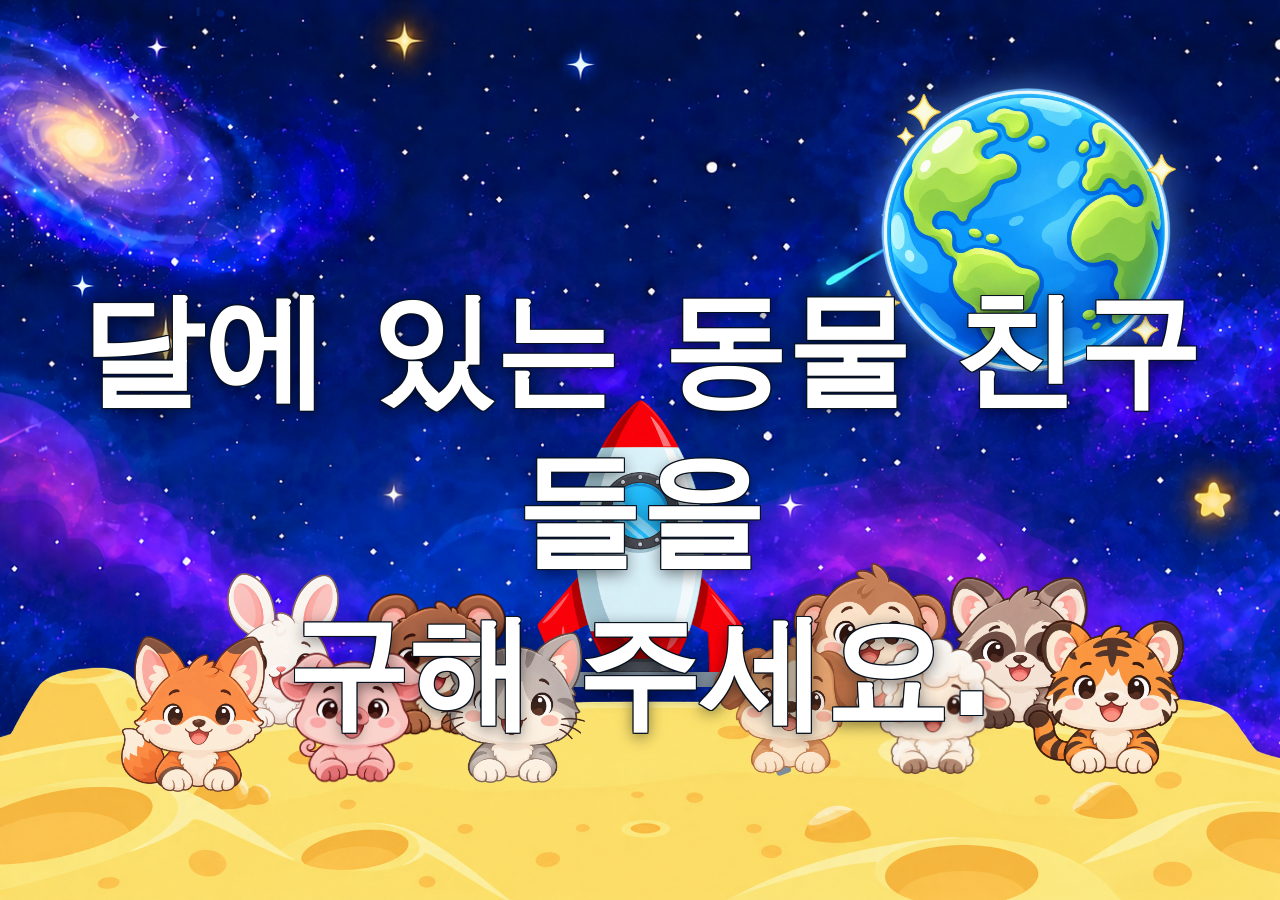
<file: index.html>
<!doctype html>
<html lang="ko">
	<head>
		<meta charset="utf-8" />
		<meta name="viewport" content="width=device-width,initial-scale=1" />
		<title>동물 구출 미니게임</title>
		<link rel="stylesheet" href="css/style.css" />
		<link rel="stylesheet" href="css/tens-complement.css" />
		<link rel="stylesheet" href="css/success.css" />
	</head>
	<body>
		<div class="game" id="game">
			<span class="star" style="left: 10%; top: 12%">✦</span>
			<span class="star" style="left: 25%; top: 28%">·</span>
			<span class="star" style="right: 15%; top: 15%">✧</span>
			<span class="star" style="right: 28%; top: 34%">✦</span>
			<img
				class="earth"
				id="earth"
				src="public/assets/earth/earth.webp"
				alt="지구"
			/>
			<p id="announce" hidden></p>
			<div class="widget" id="widget" hidden>
				<p class="copy" id="copy">숫자 키패드로 연료를 넣어 주세요</p>
				<div class="gauge" id="gauge" aria-hidden="true">
					<div class="row" id="rowMain"></div>
					<div class="row row-over" id="rowOver" hidden></div>
				</div>
				<div class="panel">
					<div class="equation" id="equation">
						<span class="term" id="termA">8</span>
						<span class="op">+</span>
						<span class="box" id="termB"></span>
						<span class="op">=</span>
						<span class="term" id="termSum">10</span>
					</div>
				</div>
			</div>
			<div id="rocketWrap">
				<div class="rocket" id="rocket">
					<img
						class="rocket-img"
						src="public/assets/rocket/roket.png"
						alt="로켓"
					/>
					<div class="window-passengers" id="windowPassengers"></div>
				</div>
			</div>
			<div id="smoke"></div>
			<div class="pad">
				<div class="pad-top"></div>
				<div class="pad-leg left"></div>
				<div class="pad-leg right"></div>
			</div>
			<div class="ground"></div>
			<div id="animals"></div>
			<div class="controls">
				<button type="button" id="launch" hidden>발사</button>
			</div>
			<div class="success" id="success" hidden>
				<div class="success-scene" aria-hidden="true"></div>
				<div class="success-flash" aria-hidden="true"></div>
				<div class="copy">
					<h1>동물 친구들 구출 성공!</h1>
					<p>의찬아, 지후야 고마워!</p>
				</div>
			</div>
		</div>
		<script type="module" src="js/main.js"></script>
	</body>
</html>
</file>
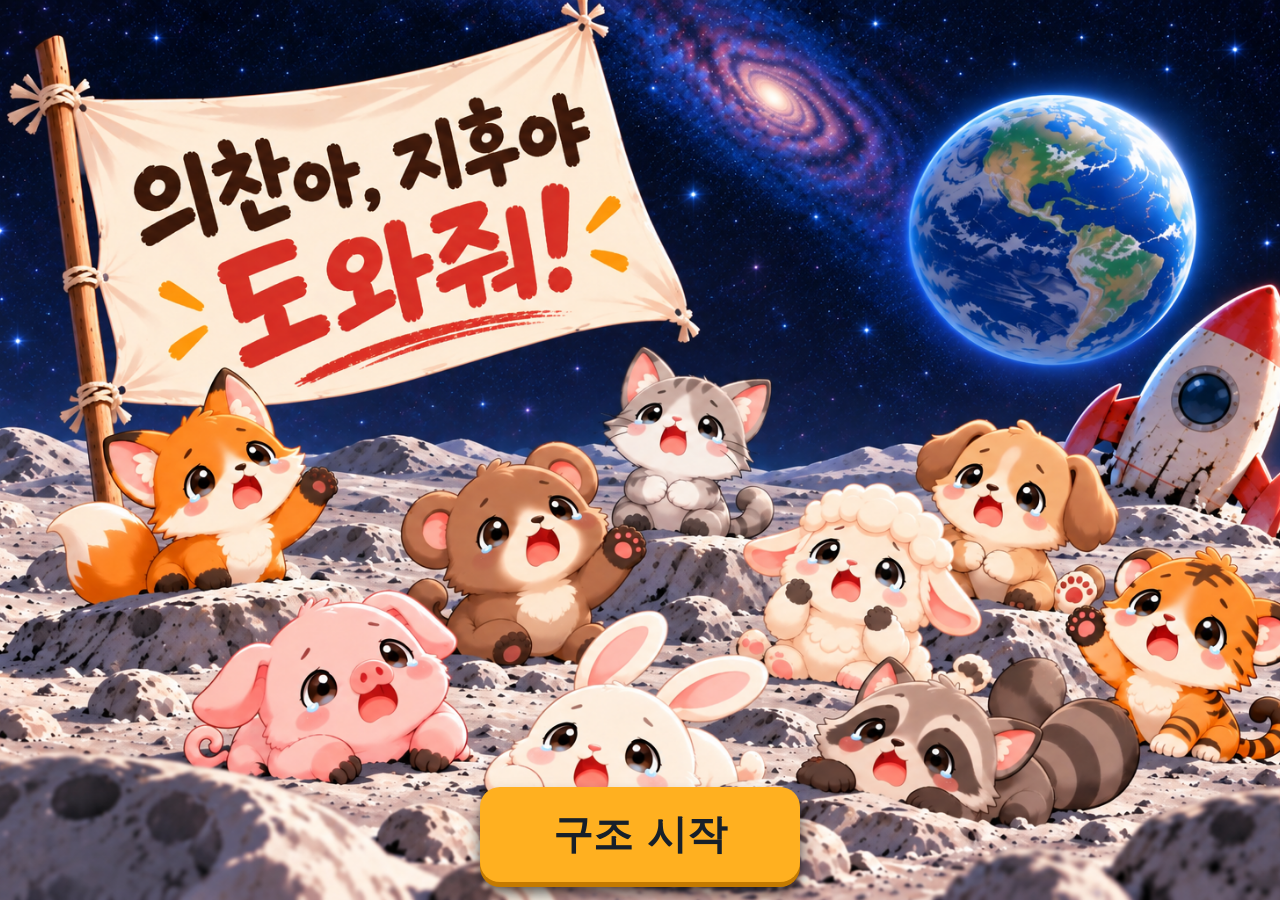
<file: start.html>
<!doctype html>
<html lang="ko">
	<head>
		<meta charset="utf-8" />
		<meta name="viewport" content="width=device-width,initial-scale=1" />
		<title>동물 구출 미니게임</title>
		<link rel="stylesheet" href="css/start.css" />
	</head>
	<body>
		<div class="start">
			<a class="start-btn" href="index.html">구조 시작</a>
		</div>
		<script type="module">
			const btn = document.querySelector('.start-btn');
			document.addEventListener('keydown', (event) => {
				if (event.key !== 'Enter' || event.repeat) return;
				event.preventDefault();
				btn.click();
			});
		</script>
	</body>
</html>
</file>
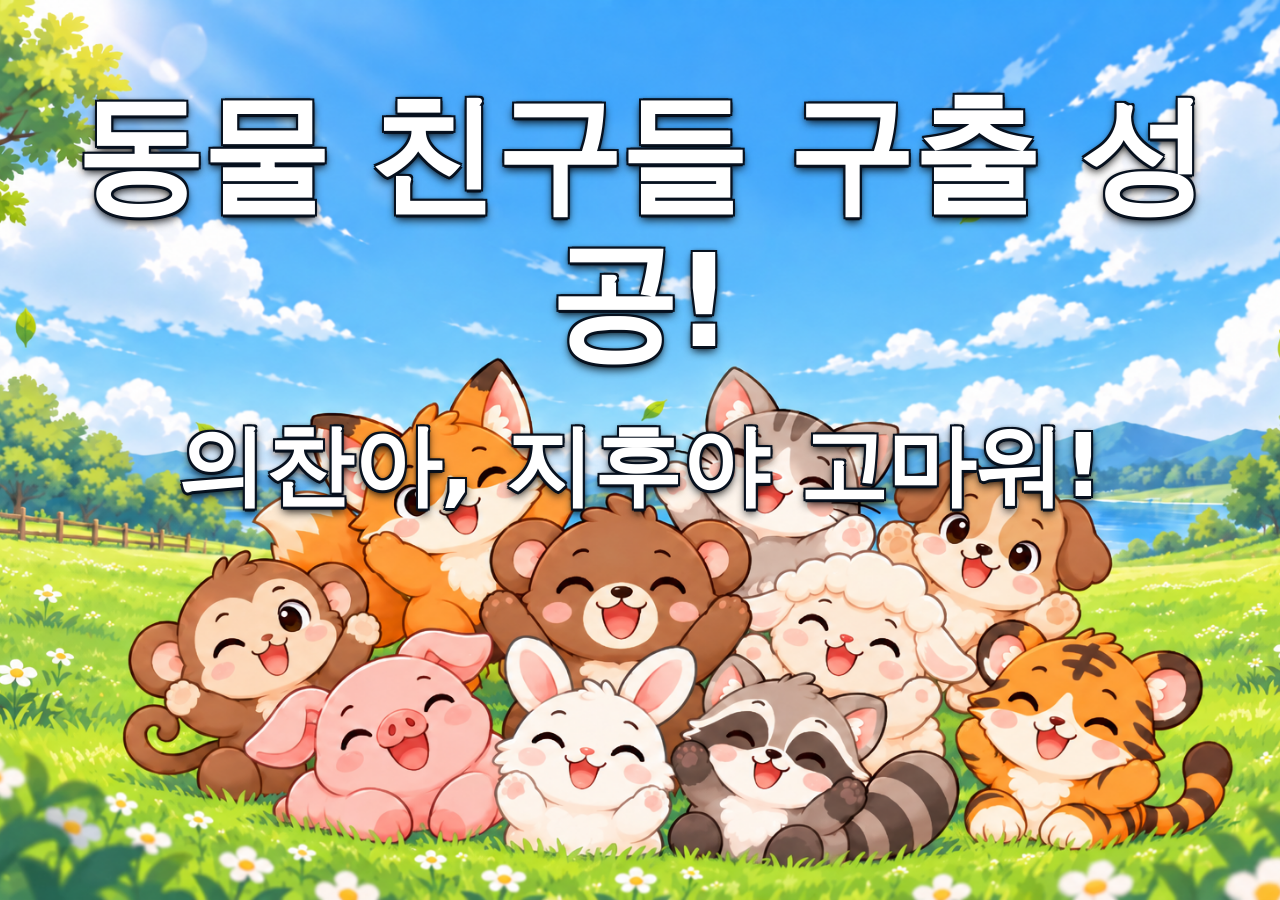
<file: success.html>
<!doctype html>
<html lang="ko">
	<head>
		<meta charset="utf-8" />
		<meta name="viewport" content="width=device-width,initial-scale=1" />
		<title>동물친구들 구출 성공!</title>
		<link rel="stylesheet" href="css/success.css" />
	</head>
	<body>
		<div class="success is-in">
			<div class="success-scene" aria-hidden="true"></div>
			<div class="success-flash" aria-hidden="true"></div>
			<div class="copy">
				<h1>동물 친구들 구출 성공!</h1>
				<p>의찬아, 지후야 고마워!</p>
			</div>
		</div>
	</body>
</html>
</file>
<file: css/style.css>
* {
	box-sizing: border-box;
}

body {
	margin: 0;
	font-family:
		system-ui,
		-apple-system,
		'Noto Sans KR',
		sans-serif;
	background: #07111f;
	color: white;
}

.game {
	--rocket-size: clamp(360px, 32vmin, 520px);
	--pad-bottom: 120px;
	--rocket-bottom: calc(var(--pad-bottom) + var(--rocket-size) * 0.06);
	position: relative;
	min-height: 100vh;
	overflow: hidden;
	background: #07111f url('../public/assets/background/space.webp') center /
		cover no-repeat;
}

.star {
	position: absolute;
	color: #fff;
	opacity: 0.7;
}
/* 지구의 위치와 크기 */
.earth {
	position: absolute;
	top: 88px;
	right: 104px;
	width: 300px;
	height: auto;
	z-index: 6;
	pointer-events: none;
	filter: drop-shadow(0 0 18px rgba(120, 190, 255, 0.55));
}

#announce {
	position: absolute;
	inset: 0;
	z-index: 20;
	display: grid;
	place-items: center;
	margin: 0;
	padding: 0 40px;
	text-align: center;
	white-space: pre-line;
	font-size: clamp(56px, 8.5vw, 96px);
	font-weight: 800;
	line-height: 1.3;
	pointer-events: none;
	-webkit-text-stroke: 1.5px #07111f;
	paint-order: stroke fill;
	text-shadow:
		-1px -1px 0 #07111f,
		1px -1px 0 #07111f,
		-1px 1px 0 #07111f,
		1px 1px 0 #07111f,
		0 4px 16px rgba(0, 0, 0, 0.55);
}

#announce .animal-name {
	color: #ffe254;
}

#announce.is-intro {
	place-items: start center;
	padding-top: 30vh;
	font-size: clamp(72px, 11vw, 124px);
}

#announce[hidden] {
	display: none;
}

#announce.is-grow {
	animation: announce-in 0.55s ease-out forwards;
}

#announce.is-shrink {
	animation: announce-out 0.45s ease-in forwards;
}

.game.is-announcing #rocketWrap,
.game.is-announcing #smoke,
.game.is-announcing .pad,
.game.is-announcing .ground,
.game.is-announcing #animals {
	opacity: 0;
	visibility: hidden;
	pointer-events: none;
}

#rocketWrap {
	position: absolute;
	left: 50%;
	bottom: var(--rocket-bottom);
	translate: -50% 0;
	z-index: 3;
	transition:
		opacity 0.4s ease,
		visibility 0.4s ease;
}

.rocket {
	position: relative;
	width: var(--rocket-size);
	height: var(--rocket-size);
	transform-origin: 50% 72%;
}

.rocket-img {
	position: relative;
	z-index: 1;
	display: block;
	width: 100%;
	height: 100%;
	object-fit: contain;
	clip-path: inset(0 0 24% 0);
}

.ignited .rocket-img {
	clip-path: none;
}

.ignited {
	animation: shake 0.07s infinite alternate;
}

.rocket.transferring {
	animation: none;
	transform-origin: 50% 50%;
}

.pad {
	position: absolute;
	left: 50%;
	bottom: var(--pad-bottom);
	transform: translateX(-50%);
	width: calc(var(--rocket-size) * 1.025);
	height: calc(var(--rocket-size) * 0.3);
	z-index: 2;
	transition:
		opacity 0.4s ease,
		visibility 0.4s ease;
}

.pad-top {
	position: absolute;
	top: 0;
	left: 16%;
	right: 16%;
	height: 14%;
	border-radius: 3px;
	background: #7d8d9c;
}

.pad-leg {
	position: absolute;
	top: 8%;
	width: 4%;
	height: 92%;
	border-radius: 3px;
	background: #7d8d9c;
	transform-origin: 50% 0;
}

.pad-leg.left {
	left: 18%;
	transform: rotate(20deg);
}

.pad-leg.right {
	right: 18%;
	transform: rotate(-20deg);
}

.ground {
	position: absolute;
	left: 0;
	right: 0;
	bottom: 0;
	height: 36vh;
	min-height: 220px;
	z-index: 1;
	pointer-events: none;
	background: url('../public/assets/background/moon-surface.webp') center
		bottom / cover no-repeat;
	transition:
		opacity 0.4s ease,
		visibility 0.4s ease;
}

.controls {
	position: absolute;
	left: 0;
	right: 0;
	bottom: 52px;
	z-index: 8;
	display: flex;
	justify-content: center;
	gap: 12px;
}

button {
	border: 0;
	border-radius: 14px;
	padding: 15px 22px;
	font-size: 17px;
	font-weight: 800;
	cursor: pointer;
}

#launch {
	background: #e24a24;
	color: white;
	border: 0;
	border-radius: 36px;
	padding: 18px 32px;
	min-width: 360px;
	min-height: 148px;
	font-size: 96px;
	letter-spacing: 0.04em;
	line-height: 1;
	box-shadow:
		0 14px 0 #6b0000,
		0 28px 18px rgba(0, 0, 0, 0.28),
		0 36px 48px rgba(0, 0, 0, 0.55);
}

.game .widget {
	--widget-pad-top: 160px;
	--fuel-gap: 80px;
	--gauge-max: 640px;
	container-type: inline-size;
	position: absolute;
	top: 0;
	left: 0;
	right: 0;
	z-index: 9;
	width: 100%;
	max-width: none;
	padding: var(--widget-pad-top) 24px 0;
	justify-content: flex-start;
	pointer-events: none;
	gap: var(--fuel-gap);
}

.game .widget[hidden] {
	display: none;
}

.game .widget .gauge,
.game .widget .panel {
	pointer-events: auto;
	max-width: var(--gauge-max);
	width: 100%;
	flex-shrink: 0;
}

.game .widget .gauge {
	align-self: center;
	gap: 4px;
}

.game .widget .unit {
	gap: 2px;
}

.game .widget .tick {
	font-size: 12px;
}

.game .widget .cell {
	font-size: 32px;
}

.game .widget .panel {
	position: absolute;
	left: 0;
	right: 0;
	margin-inline: auto;
	top: calc(
		var(--widget-pad-top) + 40px +
			((min(100cqi, var(--gauge-max)) - 78px) / 10) + var(--fuel-gap)
	);
	gap: 10px;
}

.game .widget .equation {
	font-size: 52px;
}

.game .widget .term,
.game .widget .box {
	min-width: 62px;
	height: 70px;
}

.game .widget .copy {
	position: absolute;
	top: calc(var(--widget-pad-top) - 16px);
	left: 0;
	right: 0;
	margin: 0;
	padding: 0 32px;
	font-size: 28px;
	font-weight: 800;
	line-height: 1.25;
	transform: translateY(-100%);
	z-index: 9;
	text-shadow:
		0 0 6px #07111f,
		0 2px 0 #07111f,
		0 4px 10px rgba(0, 0, 0, 0.85);
}

.game .controls {
	z-index: 10;
}

button:disabled {
	opacity: 0.45;
	cursor: default;
}

#animals {
	position: absolute;
	inset: 0;
	z-index: 5;
	pointer-events: none;
	transition:
		opacity 0.4s ease,
		visibility 0.4s ease;
}

.animal {
	position: absolute;
	width: 156px;
	aspect-ratio: 1;
	height: auto;
	object-fit: contain;
	object-position: center bottom;
	transition:
		left 0.45s ease-in,
		bottom 0.45s ease-in,
		width 0.45s ease-in;
}

.animal.back {
	z-index: 5;
}

.animal.front {
	z-index: 6;
}

.window-passengers {
	position: absolute;
	left: 50%;
	top: 31%;
	width: 21.7%;
	height: 21.7%;
	transform: translate(-50%, -50%);
	border-radius: 50%;
	overflow: hidden;
	z-index: 2;
	background: transparent;
}

.window-passengers:has(.passenger-img) {
	background: #1a6fb5;
}

.window-passengers:has(.passenger-img)::after {
	content: '';
	position: absolute;
	inset: 0;
	border-radius: 50%;
	background: linear-gradient(
		135deg,
		rgba(220, 240, 255, 0.38),
		rgba(30, 90, 170, 0.12) 55%,
		transparent 70%
	);
	pointer-events: none;
}

.passenger-img {
	display: block;
	width: 100%;
	height: 100%;
	object-fit: contain;
	object-position: 50% 50%;
}

#smoke {
	position: absolute;
	inset: 0;
	z-index: 4;
	pointer-events: none;
}

.smoke {
	position: absolute;
	border-radius: 50%;
	background: #d7dbe0;
	opacity: 0.7;
	filter: blur(1px);
	animation: puff 1.6s ease-out forwards;
}

.fly {
	animation: fly 3s ease-in forwards;
}

#rocketWrap.to-earth {
	left: 0;
	top: 0;
	bottom: auto;
	translate: none;
	z-index: 7;
	transform-origin: 50% 50%;
}

#rocketWrap.to-earth ~ .pad,
#rocketWrap.to-earth ~ .ground,
#rocketWrap.to-earth ~ #animals {
	opacity: 0;
	visibility: hidden;
	pointer-events: none;
}

@keyframes flame {
	to {
		transform: scaleY(1.25) scaleX(0.85);
	}
}

@keyframes shake {
	from {
		transform: translateX(-2px) rotate(-1deg);
	}
	to {
		transform: translateX(2px) rotate(1deg);
	}
}

@keyframes fly {
	0% {
		bottom: var(--rocket-bottom);
	}
	15% {
		bottom: calc(var(--rocket-bottom) + 15px);
	}
	100% {
		bottom: 110vh;
	}
}

@keyframes puff {
	to {
		transform: translate(var(--x), var(--y)) scaleX(var(--sx)) scaleY(var(--sy));
		opacity: 0;
	}
}

@keyframes announce-in {
	from {
		transform: scale(0.55);
		opacity: 0;
	}
	to {
		transform: scale(1);
		opacity: 1;
	}
}

@keyframes announce-out {
	from {
		transform: scale(1);
		opacity: 1;
	}
	to {
		transform: scale(0.6);
		opacity: 0;
	}
}

@media (max-width: 640px) {
	.earth {
		width: 112px;
		top: 22px;
		right: 28px;
	}

	#announce {
		padding: 0 20px;
		font-size: clamp(36px, 9.5vw, 56px);
	}

	#announce.is-intro {
		padding-top: 18vh;
		font-size: clamp(44px, 12vw, 72px);
	}

	.game .widget {
		--widget-pad-top: 80px;
		--fuel-gap: 80px;
		padding: var(--widget-pad-top) 12px 0;
	}

	.game .widget .equation {
		font-size: 26px;
		gap: 6px;
	}

	.game .widget .term,
	.game .widget .box {
		min-width: 48px;
		height: 56px;
	}

	.game .widget .copy {
		padding: 0 24px;
		font-size: 18px;
	}

	.game .widget .cell {
		font-size: 22px;
	}

	.game .widget .tick {
		font-size: 9px;
	}

	.game {
		--rocket-size: 180px;
	}

	.animal {
		width: clamp(44px, 13vw, 68px);
	}

	.controls {
		gap: 8px;
		bottom: 40px;
	}

	button {
		padding: 12px 14px;
		font-size: 15px;
	}

	#launch {
		padding: 12px 20px;
		min-width: 260px;
		min-height: 104px;
		font-size: 68px;
		border-radius: 28px;
	}
}
</file>
<file: css/tens-complement.css>
.widget,
.widget * {
	box-sizing: border-box;
}

.widget {
	display: flex;
	flex-direction: column;
	align-items: center;
	gap: 36px;
	width: min(760px, 100%);
	padding: 32px 20px;
}

.gauge {
	display: flex;
	flex-direction: column;
	align-items: stretch;
	gap: 8px;
	width: 100%;
	padding: 10px 8px 8px;
	border-radius: 18px;
	border: 4px solid #f5d76e;
	background: #102033;
	overflow: visible;
}

.row {
	display: grid;
	grid-template-columns: repeat(10, minmax(0, 1fr));
	gap: 6px;
	width: 100%;
}

.row-over {
	padding: 0;
}

.row-over[hidden] {
	display: none;
}

.unit {
	display: flex;
	flex-direction: column;
	align-items: center;
	gap: 4px;
	min-width: 0;
}

.tick {
	font-size: 16px;
	font-weight: 700;
	line-height: 1;
	color: #c5d2e3;
}

.cell {
	width: 100%;
	aspect-ratio: 1;
	display: grid;
	place-items: center;
	border-radius: 8px;
	border: 2px solid rgba(255, 255, 255, 0.12);
	background: rgba(255, 255, 255, 0.04);
	font-size: 34px;
	font-weight: 800;
	color: #0b2a14;
}

.cell.base {
	background: #3fa86a;
	border-color: #2f8a54;
}

.cell.added {
	background: #7dff9a;
	border-color: #4ad36e;
}

.cell.excess {
	background: #ff6b6b;
	border-color: #e23b3b;
	color: #4a1010;
}

.cell.remain {
	border-color: #f5d76e;
	border-width: 6px;
}

.gauge[data-tone='exact'] {
	border-color: #b6ff4a;
}

.gauge[data-tone='over'] {
	border-color: #ff4d4d;
}

.gauge[data-shake='gauge'] {
	animation: tank-shake 0.12s infinite alternate;
}

.gauge.is-hit-ten {
	animation: hit-ten-glow 0.7s ease-out;
}

.gauge.is-hit-ten .row:not(.row-over) .cell.base,
.gauge.is-hit-ten .row:not(.row-over) .cell.added {
	animation: hit-ten-cell 0.7s ease-out;
}

.gauge.is-hit-ten .row:not(.row-over) .unit:nth-child(10) .cell {
	animation: hit-ten-last 0.7s ease-out;
}

.panel {
	display: flex;
	flex-direction: column;
	align-items: center;
	gap: 20px;
}

.equation {
	display: flex;
	align-items: center;
	gap: 12px;
	font-size: 56px;
	font-weight: 800;
	line-height: 1;
}

.term,
.box {
	display: grid;
	place-items: center;
	min-width: 84px;
	height: 92px;
	padding: 0 12px;
	border-radius: 16px;
}

.term,
.op {
	text-shadow:
		0 0 6px #07111f,
		0 2px 0 #07111f,
		0 4px 10px rgba(0, 0, 0, 0.85);
}

.box {
	border: 4px solid #f5d76e;
	background: #16263a;
}

.equation[data-tone='exact'] .box {
	border-color: #b6ff4a;
}

.equation[data-tone='over'] .box {
	border-color: #ff4d4d;
}

.equation.is-wrong .box {
	animation: tank-shake 0.12s infinite alternate;
}

.equation.is-hit-ten .box {
	animation: hit-ten-glow 0.7s ease-out;
}

.op {
	color: #c5d2e3;
}

.copy {
	margin: 0;
	font-size: 22px;
	font-weight: 700;
	text-align: center;
}

#launch {
	position: relative;
	border: 3px solid #940000;
	border-radius: 36px;
	padding: 18px 32px;
	min-width: 360px;
	min-height: 148px;
	font-size: 96px;
	font-weight: 800;
	letter-spacing: 0.04em;
	line-height: 1;
	cursor: pointer;
	background: #e24a24;
	color: white;
	text-shadow: 0 2px 0 rgba(107, 0, 0, 0.45);
	box-shadow:
		0 14px 0 #6b0000,
		0 28px 18px rgba(0, 0, 0, 0.28),
		0 36px 48px rgba(0, 0, 0, 0.55);
	transition:
		transform 220ms ease-in-out,
		box-shadow 220ms ease-in-out,
		text-shadow 220ms ease-in-out;
}

#launch::after {
	content: '';
	position: absolute;
	inset: 0;
	border-radius: inherit;
	pointer-events: none;
	box-shadow: inset 0 0 0 transparent;
	transition: box-shadow 220ms ease-in-out;
}

#launch:active,
#launch.is-pressing {
	transform: translateY(12px);
	text-shadow: 0 3px 10px rgba(0, 0, 0, 0.7);
	box-shadow:
		0 2px 0 #6b0000,
		0 12px 12px rgba(0, 0, 0, 0.28),
		0 18px 28px rgba(0, 0, 0, 0.45);
}

#launch:active::after,
#launch.is-pressing::after {
	box-shadow:
		inset 0 12px 28px rgba(0, 0, 0, 0.72),
		inset 0 4px 10px rgba(0, 0, 0, 0.5);
}

#launch[hidden] {
	display: none;
}

@keyframes tank-shake {
	from {
		transform: translateX(-3px);
	}
	to {
		transform: translateX(3px);
	}
}

@keyframes hit-ten-glow {
	0% {
		border-color: #fff;
		box-shadow:
			0 0 0 2px #fff,
			0 0 18px 6px rgba(255, 255, 255, 0.95),
			0 0 0 0 rgba(182, 255, 74, 0.95);
	}
	32% {
		border-color: #f7ffc2;
		box-shadow:
			0 0 0 4px #fff,
			0 0 28px 10px rgba(255, 255, 255, 0.9),
			0 0 56px 18px rgba(182, 255, 74, 1),
			0 0 90px 32px rgba(182, 255, 74, 0.7);
	}
	100% {
		border-color: #b6ff4a;
		box-shadow:
			0 0 0 0 rgba(255, 255, 255, 0),
			0 0 0 0 rgba(182, 255, 74, 0);
	}
}

@keyframes hit-ten-cell {
	0%,
	100% {
		transform: scale(1);
		filter: brightness(1) saturate(1);
		box-shadow: none;
	}
	32% {
		transform: scale(1.12);
		filter: brightness(1.85) saturate(1.35);
		box-shadow: 0 0 22px 6px rgba(182, 255, 74, 0.95);
	}
}

@keyframes hit-ten-last {
	0%,
	100% {
		transform: scale(1);
		filter: brightness(1) saturate(1);
		box-shadow: none;
	}
	28% {
		transform: scale(1.24);
		filter: brightness(2.1) saturate(1.45);
		box-shadow:
			0 0 0 3px #fff,
			0 0 28px 8px rgba(182, 255, 74, 1);
	}
}

@media (max-width: 640px) {
	.widget {
		gap: 24px;
		padding: 20px 12px;
	}

	.tick {
		font-size: 10px;
	}

	.cell {
		font-size: 24px;
		border-radius: 6px;
	}

	.equation {
		font-size: 40px;
		gap: 8px;
	}

	.term,
	.box {
		min-width: 64px;
		height: 72px;
	}

	.copy {
		font-size: 18px;
	}

	#launch {
		padding: 12px 20px;
		min-width: 260px;
		min-height: 104px;
		font-size: 68px;
		border-radius: 28px;
	}
}
</file>
<file: css/success.css>
* {
	box-sizing: border-box;
}

body:has(> .success) {
	margin: 0;
	font-family:
		system-ui,
		-apple-system,
		'Noto Sans KR',
		sans-serif;
	background: #7ec8f0;
}

.success {
	position: relative;
	min-height: 100vh;
	min-height: 100dvh;
	overflow: hidden;
	background: #7ec8f0;
}

.game .success {
	position: absolute;
	inset: 0;
	z-index: 22;
	min-height: 0;
	background: transparent;
	pointer-events: none;
}

.game .success.is-in {
	pointer-events: auto;
}

.success[hidden] {
	display: none;
}

.success-scene {
	position: absolute;
	inset: 0;
	opacity: 0;
	background: #7ec8f0 url('../public/assets/background/success.png') center
		bottom / cover no-repeat;
}

.success.is-in .success-scene {
	animation: success-reveal 2.6s ease-in-out forwards;
}

.success-flash {
	position: absolute;
	inset: 0;
	z-index: 8;
	background: #fff;
	opacity: 0;
	pointer-events: none;
}

.success.is-in .success-flash {
	animation: success-flash 2.6s ease-in-out forwards;
}

.success .copy {
	position: absolute;
	top: 9%;
	left: 0;
	right: 0;
	z-index: 2;
	padding: 0 24px;
	text-align: center;
	color: #fff;
	-webkit-text-stroke: 2px #07111f;
	paint-order: stroke fill;
	text-shadow:
		-2px -2px 0 #07111f,
		2px -2px 0 #07111f,
		-2px 2px 0 #07111f,
		2px 2px 0 #07111f,
		0 0 4px #000,
		0 3px 0 #07111f,
		0 5px 10px rgba(0, 0, 0, 0.9);
}

.success .copy h1,
.success .copy p {
	opacity: 0;
	transform: scale(0.2);
	transform-origin: center;
}

.success.is-in .copy h1,
.success.is-in .copy p {
	animation: copy-pop 0.85s ease-out 2.6s both;
}

.success.is-in .copy p {
	animation-delay: 3.45s;
}

.success .copy h1 {
	margin: 0;
	font-size: clamp(72px, 11vw, 128px);
	font-weight: 800;
	letter-spacing: -0.02em;
	line-height: 1.15;
}

.success .copy p {
	margin: 32px 0 0;
	font-size: clamp(52px, 7.5vw, 88px);
	font-weight: 800;
}

@keyframes success-flash {
	0% {
		opacity: 0;
	}
	42% {
		opacity: 1;
	}
	52% {
		opacity: 1;
	}
	100% {
		opacity: 0;
	}
}

@keyframes success-reveal {
	0%,
	42% {
		opacity: 0;
	}
	48%,
	100% {
		opacity: 1;
	}
}

@keyframes copy-pop {
	0% {
		transform: scale(0.2);
		opacity: 0;
	}
	68% {
		transform: scale(1.14);
		opacity: 1;
	}
	100% {
		transform: scale(1);
		opacity: 1;
	}
}

@media (max-width: 700px) {
	.success .copy {
		top: 8%;
	}

	.success .copy h1 {
		font-size: clamp(52px, 14vw, 88px);
	}

	.success .copy p {
		margin-top: 22px;
		font-size: clamp(36px, 9vw, 60px);
	}
}
</file>
<file: css/start.css>
* {
	box-sizing: border-box;
}

body {
	margin: 0;
	font-family:
		system-ui,
		-apple-system,
		'Noto Sans KR',
		sans-serif;
	background: #0b1220;
}

.start {
	position: relative;
	min-height: 100vh;
	min-height: 100dvh;
	overflow: hidden;
	background: #0b1220 url('../public/assets/background/help.png') center
		bottom / cover no-repeat;
}

.start-btn {
	position: absolute;
	left: 50%;
	bottom: 2%;
	z-index: 2;
	translate: -50% 0;
	display: inline-flex;
	align-items: center;
	justify-content: center;
	min-width: 320px;
	padding: 20px 30px;
	border-radius: 20px;
	background: #ffb020;
	color: #17202a;
	font-size: 40px;
	font-weight: 800;
	text-decoration: none;
	box-shadow:
		0 5px 0 #c47a00,
		0 9px 8px rgba(0, 0, 0, 0.28),
		0 12px 18px rgba(0, 0, 0, 0.5);
}

.start-btn:active {
	translate: -50% 4px;
	box-shadow:
		0 1px 0 #c47a00,
		0 5px 6px rgba(0, 0, 0, 0.28),
		0 7px 11px rgba(0, 0, 0, 0.45);
}

.start-btn:focus-visible {
	outline: 3px solid #fff;
	outline-offset: 3px;
}

@media (max-width: 700px) {
	.start-btn {
		min-width: 240px;
		padding: 20px 36px;
		font-size: 26px;
	}
}
</file>
